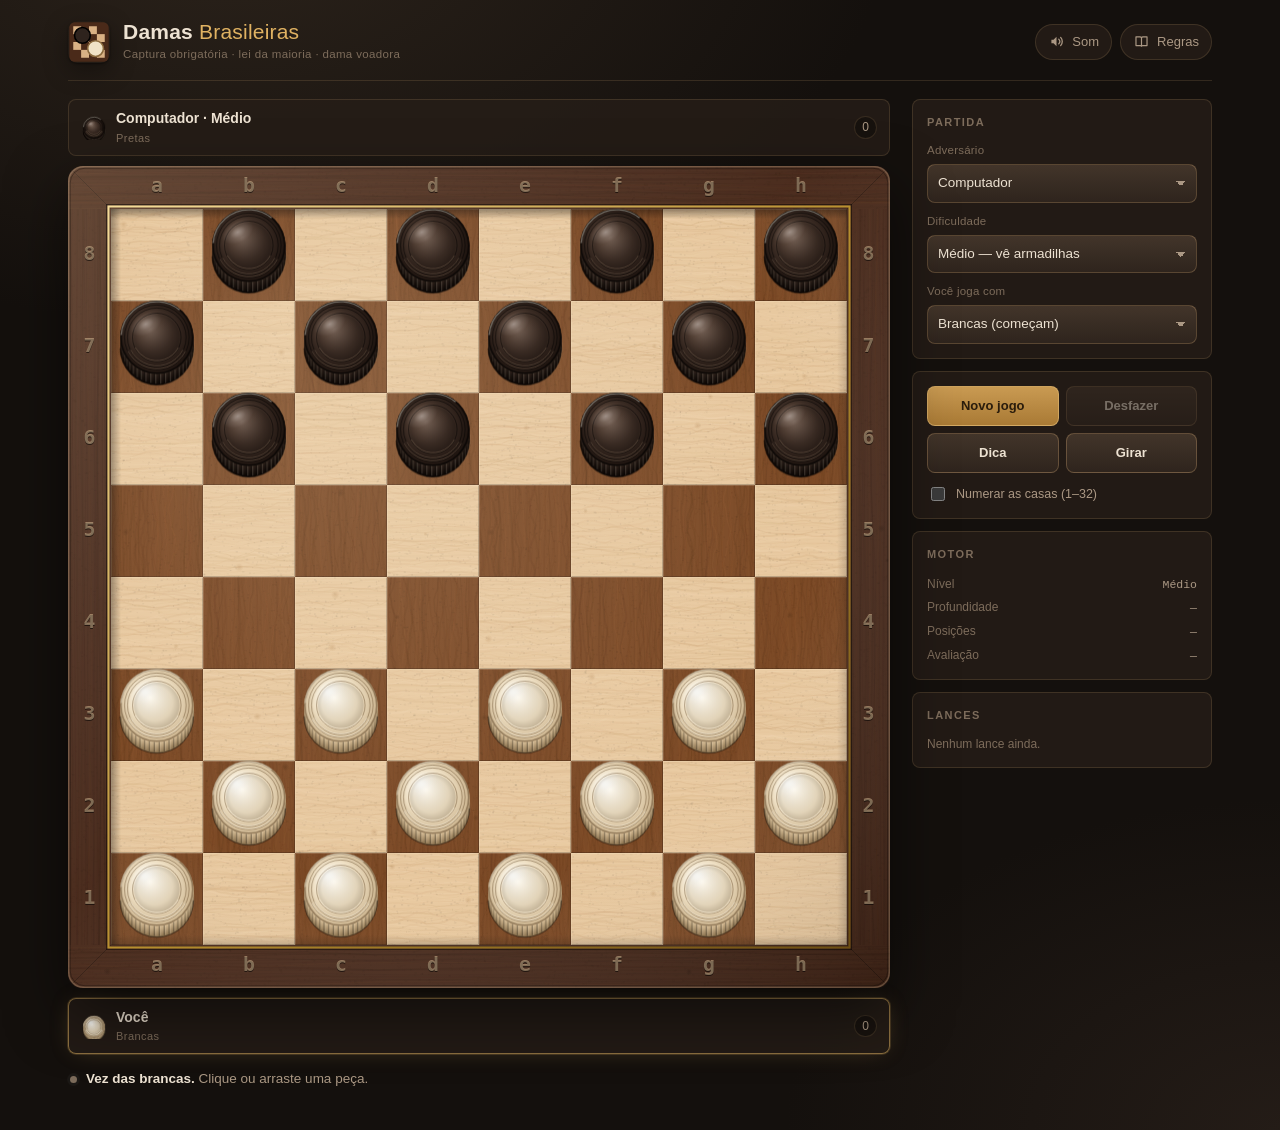
<file: damas/index.html>
<!DOCTYPE html>
<html lang="pt-BR">
<head>
<meta charset="utf-8">
<meta name="viewport" content="width=device-width, initial-scale=1">
<title>Damas Brasileiras — jogue contra o computador</title>
<meta name="description" content="Jogo de damas brasileiras em HTML5 com três níveis de dificuldade, tabuleiro de madeira e peças animadas.">
<link rel="stylesheet" href="styles.css">
</head>
<body>

<div class="app">

  <header class="topbar">
    <div class="brand">
      <svg class="brand-mark" viewBox="0 0 32 32" aria-hidden="true">
        <rect x="1" y="1" width="30" height="30" rx="4" fill="#4a2a19"/>
        <g fill="#d9b184">
          <rect x="4" y="4" width="6" height="6"/><rect x="16" y="4" width="6" height="6"/>
          <rect x="10" y="10" width="6" height="6"/><rect x="22" y="10" width="6" height="6"/>
          <rect x="4" y="16" width="6" height="6"/><rect x="16" y="16" width="6" height="6"/>
          <rect x="10" y="22" width="6" height="6"/><rect x="22" y="22" width="6" height="6"/>
        </g>
        <circle cx="21" cy="21" r="6" fill="#f0e2c6" stroke="#8b6a3d" stroke-width="1.2"/>
        <circle cx="11" cy="11" r="6" fill="#2e231d" stroke="#000" stroke-width="1.2"/>
      </svg>
      <div>
        <h1>Damas <em>Brasileiras</em></h1>
        <p class="tagline">Captura obrigatória · lei da maioria · dama voadora</p>
      </div>
    </div>

    <div class="topbar-actions">
      <button id="btn-sound" class="icon-btn" type="button" title="Ligar/desligar som" aria-pressed="true">
        <svg class="ico" viewBox="0 0 20 20" aria-hidden="true">
          <path d="M4 8h2.5L10 4.5v11L6.5 12H4z" fill="currentColor"/>
          <g class="snd-on" fill="none" stroke="currentColor" stroke-width="1.5" stroke-linecap="round">
            <path d="M12.6 7.2a4 4 0 0 1 0 5.6"/><path d="M14.9 5.2a7 7 0 0 1 0 9.6"/>
          </g>
          <g class="snd-off" fill="none" stroke="currentColor" stroke-width="1.5" stroke-linecap="round">
            <path d="M13 7.5l4 5"/><path d="M17 7.5l-4 5"/>
          </g>
        </svg><span class="lbl">Som</span>
      </button>
      <button id="btn-rules" class="icon-btn" type="button" title="Ver as regras">
        <svg class="ico" viewBox="0 0 20 20" aria-hidden="true">
          <path d="M3.5 4.5h5A2 2 0 0 1 10 6v9.5a2 2 0 0 0-1.5-.7h-5zM16.5 4.5h-5A2 2 0 0 0 10 6v9.5a2 2 0 0 1 1.5-.7h5z"
                fill="none" stroke="currentColor" stroke-width="1.4" stroke-linejoin="round"/>
        </svg><span class="lbl">Regras</span>
      </button>
    </div>
  </header>

  <main class="layout">

    <!-- ------------------------------ tabuleiro ------------------------------ -->
    <section class="board-column">

      <div class="player-card" id="card-top">
        <div class="player-id">
          <canvas class="player-chip" width="26" height="26" aria-hidden="true"></canvas>
          <div>
            <strong class="player-name">Computador</strong>
            <span class="player-sub">Pretas</span>
          </div>
        </div>
        <div class="tray" aria-label="Peças capturadas"></div>
        <div class="player-score"><span class="score-num">0</span></div>
      </div>

      <div class="board-wrap">
        <canvas id="board" role="img" aria-label="Tabuleiro de damas"></canvas>
        <div id="banner" class="banner" hidden>
          <div class="banner-inner">
            <p class="banner-title"></p>
            <p class="banner-sub"></p>
            <button class="btn btn-primary" id="banner-again" type="button">Jogar novamente</button>
          </div>
        </div>
      </div>

      <div class="player-card" id="card-bottom">
        <div class="player-id">
          <canvas class="player-chip" width="26" height="26" aria-hidden="true"></canvas>
          <div>
            <strong class="player-name">Você</strong>
            <span class="player-sub">Brancas</span>
          </div>
        </div>
        <div class="tray" aria-label="Peças capturadas"></div>
        <div class="player-score"><span class="score-num">0</span></div>
      </div>

      <p class="status-line" id="status">
        <span class="dot"></span><span id="status-text">Suas peças são as brancas. Você começa.</span>
      </p>
    </section>

    <!-- -------------------------------- painel ------------------------------- -->
    <aside class="panel">

      <div class="panel-block">
        <h2>Partida</h2>

        <label class="field">
          <span>Adversário</span>
          <select id="sel-mode">
            <option value="ai" selected>Computador</option>
            <option value="2p">2 jogadores (mesmo dispositivo)</option>
          </select>
        </label>

        <label class="field" id="field-level">
          <span>Dificuldade</span>
          <select id="sel-level">
            <option value="facil">Fácil — iniciante</option>
            <option value="medio" selected>Médio — vê armadilhas</option>
            <option value="dificil">Difícil — calcula ~10 lances</option>
          </select>
        </label>

        <label class="field" id="field-side">
          <span>Você joga com</span>
          <select id="sel-side">
            <option value="1" selected>Brancas (começam)</option>
            <option value="2">Pretas</option>
          </select>
        </label>
      </div>

      <div class="panel-block">
        <div class="btn-row">
          <button class="btn btn-primary" id="btn-new" type="button">Novo jogo</button>
          <button class="btn" id="btn-undo" type="button">Desfazer</button>
          <button class="btn" id="btn-hint" type="button">Dica</button>
          <button class="btn" id="btn-flip" type="button">Girar</button>
        </div>
        <label class="check">
          <input type="checkbox" id="chk-numbers"> <span>Numerar as casas (1–32)</span>
        </label>
      </div>

      <div class="panel-block engine-block">
        <h2>Motor</h2>
        <dl class="engine-stats">
          <div><dt>Nível</dt><dd id="eng-level">Médio</dd></div>
          <div><dt>Profundidade</dt><dd id="eng-depth">—</dd></div>
          <div><dt>Posições</dt><dd id="eng-nodes">—</dd></div>
          <div><dt>Avaliação</dt><dd id="eng-score">—</dd></div>
        </dl>
      </div>

      <div class="panel-block moves-block">
        <h2>Lances</h2>
        <div class="moves-scroll">
          <table class="moves" id="moves">
            <tbody></tbody>
          </table>
          <p class="moves-empty" id="moves-empty">Nenhum lance ainda.</p>
        </div>
      </div>

    </aside>
  </main>
</div>

<!-- --------------------------------- regras --------------------------------- -->
<div class="modal" id="modal-rules" hidden>
  <div class="modal-backdrop" data-close></div>
  <div class="modal-box" role="dialog" aria-modal="true" aria-labelledby="rules-title">
    <header>
      <h2 id="rules-title">Regras das damas brasileiras</h2>
      <button class="icon-btn" type="button" data-close aria-label="Fechar">✕</button>
    </header>
    <div class="modal-body">
      <h3>Tabuleiro e peças</h3>
      <ul>
        <li>Tabuleiro de 8×8; joga-se somente nas casas escuras.</li>
        <li>Cada jogador começa com 12 pedras. As brancas jogam primeiro.</li>
      </ul>

      <h3>Movimento</h3>
      <ul>
        <li>A <strong>pedra</strong> anda uma casa por vez, na diagonal, sempre para frente.</li>
        <li>A <strong>dama</strong> anda quantas casas quiser, nas quatro diagonais.</li>
      </ul>

      <h3>Captura</h3>
      <ul>
        <li>A captura é <strong>obrigatória</strong>.</li>
        <li>A pedra captura para frente <em>e para trás</em>, saltando a peça adversária
            e caindo na casa imediatamente seguinte, que deve estar vazia.</li>
        <li>A dama captura à distância: salta a peça adversária e pode parar em
            qualquer casa vazia depois dela, na mesma diagonal.</li>
        <li>Se após capturar existir nova captura com a mesma peça, ela
            <strong>deve continuar</strong> na mesma jogada.</li>
        <li><strong>Lei da maioria:</strong> havendo mais de uma sequência possível, é
            obrigatório escolher a que captura o maior número de peças.</li>
        <li>As peças capturadas só saem do tabuleiro no fim do lance: elas bloqueiam
            o caminho e não podem ser saltadas duas vezes.</li>
      </ul>

      <h3>Promoção</h3>
      <ul>
        <li>A pedra vira dama ao <strong>terminar</strong> o lance na última fileira.</li>
        <li>Se durante uma sequência de capturas a pedra apenas passar pela última
            fileira e continuar capturando, ela <strong>não</strong> é promovida.</li>
      </ul>

      <h3>Fim de jogo</h3>
      <ul>
        <li>Perde quem ficar sem peças ou sem lances possíveis.</li>
        <li>Empate por repetição de posição ou por 20 lances de damas sem captura
            e sem movimento de pedra.</li>
      </ul>

      <h3>Como jogar aqui</h3>
      <ul>
        <li>Clique na peça e depois na casa de destino — ou arraste a peça.</li>
        <li>Nas capturas múltiplas com mais de um caminho, escolha as casas de
            pouso uma a uma; use o botão direito ou <kbd>Esc</kbd> para recomeçar a jogada.</li>
        <li><kbd>Ctrl</kbd>+<kbd>Z</kbd> desfaz, <kbd>H</kbd> pede dica.</li>
      </ul>
    </div>
  </div>
</div>

<script src="rules.js"></script>
<script src="ai.js"></script>
<script src="render.js"></script>
<script src="game.js"></script>
</body>
</html>
</file>
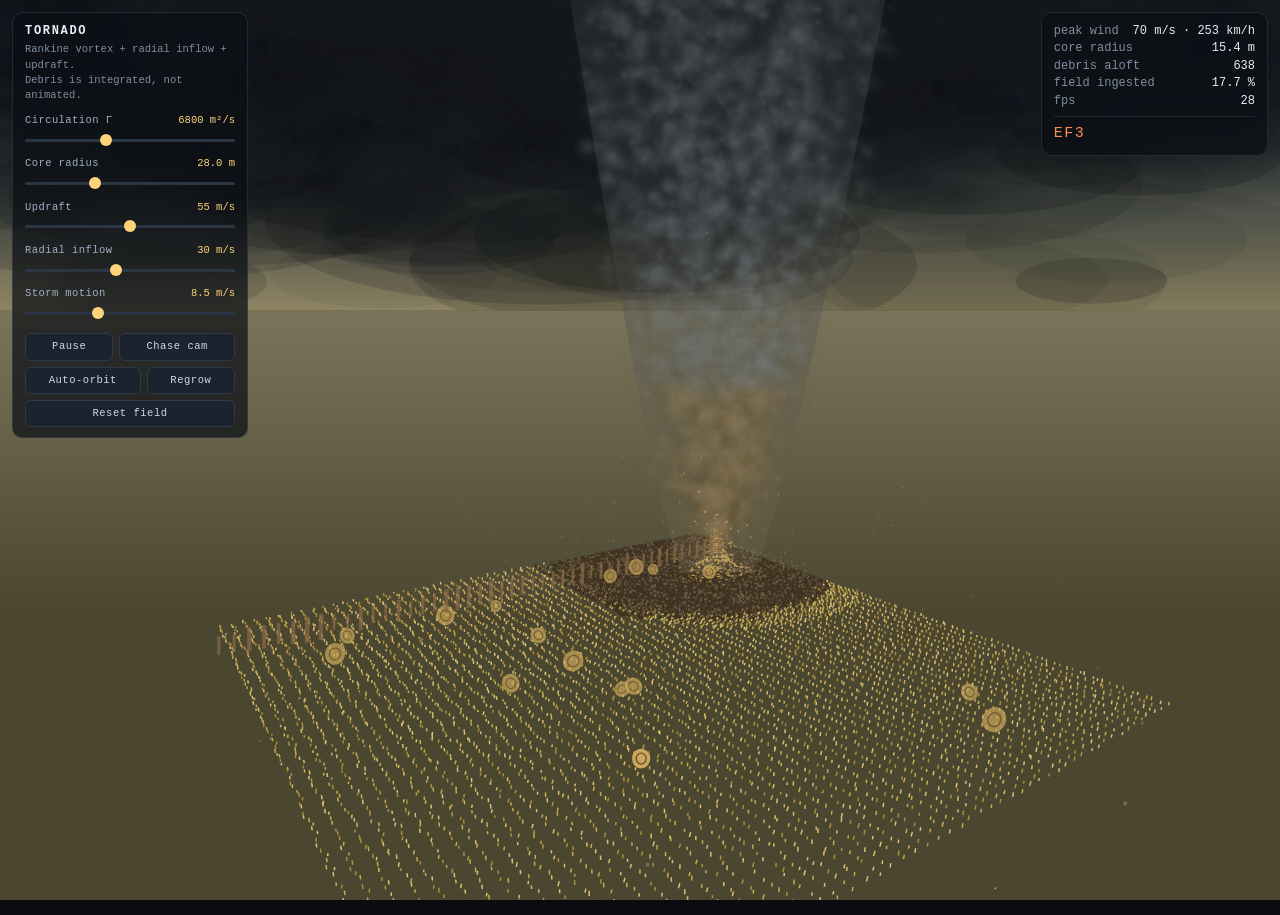
<file: tornado/index.html>
<!DOCTYPE html>
<html lang="en">
<head>
<meta charset="utf-8">
<meta name="viewport" content="width=device-width, initial-scale=1">
<title>Tornado — vortex ingesting a field</title>
<style>
  :root { color-scheme: dark; }
  * { box-sizing: border-box; }
  html, body { margin: 0; height: 100%; overflow: hidden; background: #0a0c10; }
  body { font: 12px/1.45 ui-monospace, "SF Mono", Menlo, Consolas, monospace; color: #cfd8e3; }
  #view { display: block; width: 100vw; height: 100vh; cursor: grab; }
  #view.dragging { cursor: grabbing; }

  .panel {
    position: fixed; backdrop-filter: blur(8px);
    background: rgba(12, 16, 22, 0.72);
    border: 1px solid rgba(140, 170, 200, 0.16);
    border-radius: 10px; padding: 10px 12px;
  }
  #ui { top: 12px; left: 12px; width: 236px; }
  #ui h1 { margin: 0 0 2px; font-size: 12px; letter-spacing: .14em; text-transform: uppercase; color: #eaf0f7; }
  #ui .sub { margin: 0 0 10px; color: #7e8ea1; font-size: 10.5px; }
  .row { display: grid; grid-template-columns: 1fr auto; align-items: center; gap: 4px; margin-top: 8px; }
  .row label { color: #9fb0c4; font-size: 10.5px; letter-spacing: .04em; }
  .row .val { color: #ffd479; font-variant-numeric: tabular-nums; font-size: 10.5px; }
  input[type=range] { grid-column: 1 / -1; width: 100%; height: 16px; margin: 0; -webkit-appearance: none; appearance: none; background: none; }
  input[type=range]::-webkit-slider-runnable-track { height: 3px; background: #2b3644; border-radius: 2px; }
  input[type=range]::-webkit-slider-thumb { -webkit-appearance: none; width: 12px; height: 12px; margin-top: -5px; border-radius: 50%; background: #ffd479; border: none; }
  input[type=range]::-moz-range-track { height: 3px; background: #2b3644; border-radius: 2px; }
  input[type=range]::-moz-range-thumb { width: 12px; height: 12px; border: none; border-radius: 50%; background: #ffd479; }

  .btns { display: flex; flex-wrap: wrap; gap: 6px; margin-top: 12px; }
  button {
    flex: 1 1 auto; padding: 5px 8px; font: inherit; font-size: 10.5px; letter-spacing: .05em;
    color: #cfd8e3; background: #1b232e; border: 1px solid #2e3a49; border-radius: 6px; cursor: pointer;
  }
  button:hover { background: #24303e; color: #fff; }
  button.on { background: #3a2f16; border-color: #6b5520; color: #ffd479; }

  #hud { top: 12px; right: 12px; min-width: 190px; }
  #hud .line { display: flex; justify-content: space-between; gap: 14px; }
  #hud .line span:first-child { color: #7e8ea1; }
  #hud .line span:last-child { color: #e6edf5; font-variant-numeric: tabular-nums; }
  #hud .ef { margin-top: 6px; padding-top: 6px; border-top: 1px solid rgba(140,170,200,.14); font-size: 15px; letter-spacing: .1em; color: #ff8a5c; }
  #hint { bottom: 12px; left: 12px; color: #6b7a8d; font-size: 10.5px; }
  #hint b { color: #9fb0c4; font-weight: 500; }
</style>
</head>
<body>
<canvas id="view"></canvas>

<div id="ui" class="panel">
  <h1>Tornado</h1>
  <p class="sub">Rankine vortex + radial inflow + updraft.<br>Debris is integrated, not animated.</p>

  <div class="row"><label>Circulation &Gamma;</label><span class="val" id="vGamma"></span>
    <input type="range" id="sGamma" min="1200" max="16000" step="100"></div>
  <div class="row"><label>Core radius</label><span class="val" id="vCore"></span>
    <input type="range" id="sCore" min="8" max="70" step="1"></div>
  <div class="row"><label>Updraft</label><span class="val" id="vUp"></span>
    <input type="range" id="sUp" min="0" max="110" step="1"></div>
  <div class="row"><label>Radial inflow</label><span class="val" id="vIn"></span>
    <input type="range" id="sIn" min="0" max="70" step="1"></div>
  <div class="row"><label>Storm motion</label><span class="val" id="vStorm"></span>
    <input type="range" id="sStorm" min="0" max="25" step="0.5"></div>

  <div class="btns">
    <button id="bPause">Pause</button>
    <button id="bChase">Chase cam</button>
    <button id="bSpin">Auto-orbit</button>
    <button id="bRegrow">Regrow</button>
    <button id="bReset">Reset field</button>
  </div>
</div>

<div id="hud" class="panel">
  <div class="line"><span>peak wind</span><span id="hWind">—</span></div>
  <div class="line"><span>core radius</span><span id="hCore">—</span></div>
  <div class="line"><span>debris aloft</span><span id="hAloft">—</span></div>
  <div class="line"><span>field ingested</span><span id="hField">—</span></div>
  <div class="line"><span>fps</span><span id="hFps">—</span></div>
  <div class="ef" id="hEF">EF—</div>
</div>

<div id="hint"><b>drag</b> orbit &nbsp; <b>wheel</b> zoom &nbsp; <b>space</b> pause &nbsp; <b>C</b> chase &nbsp; <b>R</b> reset</div>

<script>
"use strict";
/* ------------------------------------------------------------------ *
 *  Tornado: a wind field with real structure, and passive matter
 *  integrated inside it.
 *
 *  Wind model (cylindrical, axis vertical, moving with the storm):
 *    tangential  Rankine vortex   v0 = G/(2*pi*rc) * (r/rc)  for r<rc
 *                                 v0 = G/(2*pi*r)            for r>=rc
 *    radial      frictional inflow layer, peaks at r=rc, decays with z
 *    vertical    updraft concentrated in the core, ramping with height
 *                plus a weak downdraft in the surrounding annulus (RFD)
 *    surface     no-slip damping of horizontal wind near z=0
 *
 *  Debris model: quadratic aerodynamic drag with a per-object
 *  ballistic coefficient k = 0.5*Cd*rho*A/m [1/m], gravity, and
 *  inelastic ground contact with friction. Straw (large A/m) is ripped
 *  up and spirals to the cloud base; planks tumble; stones barely
 *  move. Nothing is scripted -- the funnel shape you see in the debris
 *  is the solution of the flow.
 * ------------------------------------------------------------------ */

const TAU = Math.PI * 2;
const G_ACC = 9.81;              // m/s^2
const clamp = (v, a, b) => v < a ? a : v > b ? b : v;
const rand = (a, b) => a + Math.random() * (b - a);

/* ------------------------------- canvas ------------------------------- */
const cv = document.getElementById("view");
const ctx = cv.getContext("2d", { alpha: false });
let W = 0, H = 0, DPR = 1, focal = 1;

/* The funnel is thousands of large, soft, low-alpha sprites: pure fill
   rate. It is rendered into a half-resolution layer and upscaled --
   invisible for something that soft, 4x cheaper. */
const FOGS = 0.5;
const fogC = document.createElement("canvas");
const fogX = fogC.getContext("2d");
let fw = 1, fh = 1;

function resize() {
  DPR = Math.min(devicePixelRatio || 1, 2);
  W = cv.clientWidth; H = cv.clientHeight;
  cv.width = Math.round(W * DPR); cv.height = Math.round(H * DPR);
  ctx.setTransform(DPR, 0, 0, DPR, 0, 0);
  fw = Math.max(1, Math.round(W * FOGS)); fh = Math.max(1, Math.round(H * FOGS));
  fogC.width = fw; fogC.height = fh;
  focal = (0.5 * H) / Math.tan((58 * Math.PI / 180) / 2);
  buildSky();
}
addEventListener("resize", resize);

/* ------------------------------ parameters ---------------------------- */
const P = {
  gamma:  6800,   // circulation [m^2/s]
  coreR:  28,     // reference core radius [m]
  updraft: 55,    // peak vertical velocity [m/s]
  inflow:  30,    // peak radial inflow [m/s]
  storm:   8.5,   // translation speed [m/s]
  topH:   340,    // cloud base height [m]
  inflowH: 34,    // depth of the frictional inflow layer [m]
};

const FIELD = 150;                     // field half-width [m]
const UPROOT = 13;                     // wind at stalk height that lodges the crop [m/s]
let cx = -110, cz = -80;               // vortex axis position
let heading = 0.62;                    // storm motion direction [rad]

/* --------------------------- the wind field --------------------------- */
// Core radius grows with height: tight, violent near the surface.
function coreAt(y) {
  const t = clamp(y / P.topH, 0, 1);
  return P.coreR * (0.55 + 1.75 * Math.pow(t, 0.8));
}

const wind = { x: 0, y: 0, z: 0 };
function windAt(x, y, z) {
  const dx = x - cx, dz = z - cz;
  const r = Math.hypot(dx, dz) || 1e-4;
  const rc = coreAt(y);

  // tangential (cyclonic, counter-clockwise seen from above)
  const vt = r < rc ? (P.gamma / (TAU * rc)) * (r / rc) : P.gamma / (TAU * r);

  // radial inflow: strongest in the surface friction layer, peaks near r=rc
  const vr = -P.inflow * (2 * r * rc / (r * r + rc * rc)) * Math.exp(-y / P.inflowH);

  // updraft in the core + weak compensating downdraft in the annulus
  const s = r / rc;
  let vy = P.updraft * Math.exp(-s * s * 0.7) * (0.3 + 0.7 * clamp(y / (0.3 * P.topH), 0, 1));
  vy -= 0.12 * P.updraft * Math.exp(-Math.pow(s - 2.6, 2) * 0.9);

  // no-slip: horizontal wind falls off towards the ground
  const slip = 0.12 + 0.88 * (1 - Math.exp(-y / 0.8));
  const ux = (-dz / r) * vt + (dx / r) * vr;
  const uz = ( dx / r) * vt + (dz / r) * vr;

  // storm translation is part of the ground-relative wind
  wind.x = ux * slip + P.storm * Math.sin(heading) * slip * 0.55;
  wind.z = uz * slip + P.storm * Math.cos(heading) * slip * 0.55;
  wind.y = vy;
  return wind;
}
const peakWind = () => P.gamma / (TAU * coreAt(0));   // max tangential at the surface

/* -------------------------------- camera ------------------------------ */
const cam = {
  yaw: 0.6, pitch: 0.17, dist: 340,
  tx: 0, ty: 95, tz: 0,             // look-at target
  chase: false, spin: false,
  px: 0, py: 0, pz: 0,
  rx: 1, ry: 0, rz: 0,              // right
  ux: 0, uy: 1, uz: 0,              // up
  fx: 0, fy: 0, fz: 1,              // forward
};

function updateCamera(dt) {
  if (cam.spin) cam.yaw += dt * 0.12;
  const wantX = cam.chase ? cx : 0;
  const wantZ = cam.chase ? cz : 0;
  const wantY = cam.chase ? 110 : 95;
  const lerp = 1 - Math.exp(-dt * 1.6);
  cam.tx += (wantX - cam.tx) * lerp;
  cam.tz += (wantZ - cam.tz) * lerp;
  cam.ty += (wantY - cam.ty) * lerp;

  const cp = Math.cos(cam.pitch), sp = Math.sin(cam.pitch);
  cam.px = cam.tx + cam.dist * cp * Math.sin(cam.yaw);
  cam.py = Math.max(3, cam.ty + cam.dist * sp);
  cam.pz = cam.tz + cam.dist * cp * Math.cos(cam.yaw);

  let fx = cam.tx - cam.px, fy = cam.ty - cam.py, fz = cam.tz - cam.pz;
  let l = Math.hypot(fx, fy, fz) || 1; fx /= l; fy /= l; fz /= l;
  cam.fx = fx; cam.fy = fy; cam.fz = fz;
  // right = normalize(worldUp x forward)   (worldUp = +Y, so no roll)
  let rx = fz, ry = 0, rz = -fx;
  l = Math.hypot(rx, rz) || 1; rx /= l; rz /= l;
  cam.rx = rx; cam.ry = ry; cam.rz = rz;
  // up = forward x right
  cam.ux = fy * rz - fz * ry;
  cam.uy = fz * rx - fx * rz;
  cam.uz = fx * ry - fy * rx;
}

// projection scratch
let sx = 0, sy = 0, sz = 0;
function project(x, y, z) {
  const dx = x - cam.px, dy = y - cam.py, dz = z - cam.pz;
  sz = dx * cam.fx + dy * cam.fy + dz * cam.fz;
  if (sz < 0.6) return false;
  const inv = focal / sz;
  sx = W * 0.5 + (dx * cam.rx + dz * cam.rz) * inv;
  sy = H * 0.5 - (dx * cam.ux + dy * cam.uy + dz * cam.uz) * inv;
  return true;
}
// The horizon of the ground plane is a horizontal screen line (no roll).
function horizonY() {
  const hl = Math.hypot(cam.fx, cam.fz);
  if (hl < 1e-3) return H * 2;
  const hx = cam.fx / hl, hz = cam.fz / hl;
  const num = hx * cam.ux + hz * cam.uz;
  const den = hx * cam.fx + hz * cam.fz;
  if (den < 1e-3) return H * 2;
  return H * 0.5 - focal * (num / den);
}

/* --------------------------- the field of wheat ------------------------ */
const GN = 112, GS = (FIELD * 2) / GN;
const TN = GN * GN;
const tx = new Float32Array(TN), tz = new Float32Array(TN);
const tState = new Uint8Array(TN);      // 1 = standing, 0 = torn out
const tH = new Float32Array(TN);        // stalk height [m]
const tHue = new Uint8Array(TN);        // 0..2 colour variant
let torn = 0;

function buildField() {
  torn = 0;
  for (let j = 0, i = 0; j < GN; j++) {
    for (let k = 0; k < GN; k++, i++) {
      tx[i] = -FIELD + (k + 0.5) * GS + rand(-GS * 0.35, GS * 0.35);
      tz[i] = -FIELD + (j + 0.5) * GS + rand(-GS * 0.35, GS * 0.35);
      tState[i] = 1;
      tH[i] = rand(1.15, 1.9);
      tHue[i] = (Math.random() * 3) | 0;
    }
  }
}

/* ------------------------------- debris ------------------------------- */
/* type: 0 straw  1 dust/soil  2 plank  3 stone  4 hay bale
   k = 0.5*Cd*rho*A/m  [1/m] -- the whole aerodynamic character of an
   object in one number. Straw: huge. Stone: nearly nil.            */
const TYPE = [
  { k: 2.60,  size: 0.55, col: "#e0bb63", drawn: "streak" },  // straw
  { k: 7.00,  size: 0.30, col: "#9d8a72", drawn: "dust"   },  // soil
  { k: 0.11,  size: 2.10, col: "#8a6a49", drawn: "plank"  },  // fence plank
  { k: 0.02,  size: 0.45, col: "#6d6f74", drawn: "streak" },  // stone
  { k: 0.055, size: 2.70, col: "#c9a75c", drawn: "bale"   },  // hay bale
];

const NP = 7200;
const RESERVED = 80;              // low slots belong to the big props
const px = new Float32Array(NP), py = new Float32Array(NP), pz = new Float32Array(NP);
const vx = new Float32Array(NP), vy = new Float32Array(NP), vz = new Float32Array(NP);
const pk = new Float32Array(NP), ps = new Float32Array(NP);
const pt = new Uint8Array(NP), pAlive = new Uint8Array(NP), pRest = new Uint8Array(NP);
const pRot = new Float32Array(NP), pSpin = new Float32Array(NP), pAge = new Float32Array(NP);
let head = RESERVED, alive = 0, aloft = 0, bigCount = 0;

function spawn(x, y, z, type, vX, vY, vZ) {
  // ring buffer over the non-reserved slots; prefer matter already at rest
  let i = -1;
  const span = NP - RESERVED;
  for (let tries = 0; tries < 32; tries++) {
    const c = RESERVED + ((head - RESERVED + tries) % span);
    if (!pAlive[c] || pRest[c]) { i = c; head = RESERVED + ((c - RESERVED + 1) % span); break; }
  }
  if (i < 0) { i = head; head = RESERVED + ((head - RESERVED + 1) % span); }
  return init(i, x, y, z, type, vX, vY, vZ);
}
function spawnBig(x, y, z, type) {
  const i = bigCount++ % RESERVED;
  const p = init(i, x, y, z, type, 0, 0, 0);
  pRest[p] = 1; pSpin[p] = 0;
  return p;
}
function init(i, x, y, z, type, vX, vY, vZ) {
  if (!pAlive[i]) alive++;
  const T = TYPE[type];
  px[i] = x; py[i] = y; pz[i] = z;
  vx[i] = vX; vy[i] = vY; vz[i] = vZ;
  pt[i] = type; pAlive[i] = 1; pRest[i] = 0; pAge[i] = 0;
  pk[i] = T.k * rand(0.7, 1.35);
  ps[i] = T.size * rand(0.7, 1.3);
  pRot[i] = rand(0, TAU); pSpin[i] = rand(-6, 6);
  return i;
}

/* big props seeded on the field: hay bales and a fence line */
function seedObjects() {
  bigCount = 0;
  for (let i = 0; i < 16; i++)
    spawnBig(rand(-FIELD * .9, FIELD * .9), 1.3, rand(-FIELD * .9, FIELD * .9), 4);
  for (let i = 0; i < 48; i++) {
    const p = spawnBig(-FIELD + (i / 47) * FIELD * 2, 1.0, -FIELD * 0.82, 2);
    pRot[p] = Math.PI * 0.5;
  }
}

function resetAll() {
  pAlive.fill(0); pRest.fill(0); alive = 0; head = RESERVED;
  cx = -FIELD * 0.75; cz = -FIELD * 0.55; heading = 0.62;
  buildField(); seedObjects();
}

/* ------------------------- funnel condensation ------------------------ */
/* Massless tracers: v = u exactly, so what you see is the flow itself. */
const NT = 2300;
const trx = new Float32Array(NT), tryy = new Float32Array(NT), trz = new Float32Array(NT);
const trl = new Float32Array(NT), trv = new Float32Array(NT);
function seedTracer(i) {
  const y = Math.pow(Math.random(), 0.8) * P.topH;
  const rc = coreAt(y);
  const a = rand(0, TAU), r = rc * rand(0.35, 1.5);
  trx[i] = cx + Math.cos(a) * r; tryy[i] = y; trz[i] = cz + Math.sin(a) * r;
  trl[i] = rand(3, 13);            // puff radius [m]
  trv[i] = rand(0.55, 1.25);       // opacity variation -> striations
}
for (let i = 0; i < NT; i++) seedTracer(i);

/* --------------------------------- physics ---------------------------- */
function step(dt) {
  // storm translation, with a slowly wandering track so it sweeps the field
  heading += Math.sin(time * 0.21) * 0.12 * dt;
  cx += P.storm * Math.sin(heading) * dt;
  cz += P.storm * Math.cos(heading) * dt;
  const lim = FIELD * 1.35;
  if (Math.abs(cx) > lim || Math.abs(cz) > lim) {   // re-enter from another edge
    cx = -Math.sign(cx || 1) * FIELD * 0.95;
    cz = rand(-FIELD * 0.9, FIELD * 0.9);
    heading = Math.atan2(-cx, -cz) + rand(-0.4, 0.4);
  }

  /* --- uproot the crop wherever the surface wind exceeds its hold ---
     Only the cells that could possibly be over threshold are visited:
     outside r = 0.9*G/(2*pi*Uproot) the tangential wind is too weak.  */
  const rMax = Math.max(0.9 * P.gamma / (TAU * UPROOT), coreAt(0) * 3) + GS;
  const k0 = clamp(Math.floor((cx - rMax + FIELD) / GS) - 1, 0, GN - 1);
  const k1 = clamp(Math.ceil ((cx + rMax + FIELD) / GS) + 1, 0, GN - 1);
  const j0 = clamp(Math.floor((cz - rMax + FIELD) / GS) - 1, 0, GN - 1);
  const j1 = clamp(Math.ceil ((cz + rMax + FIELD) / GS) + 1, 0, GN - 1);
  for (let j = j0; j <= j1; j++) {
    for (let k = k0, i = j * GN + k0; k <= k1; k++, i++) {
      if (!tState[i]) continue;
      const u = windAt(tx[i], tH[i] * 0.7, tz[i]);
      const sp = Math.hypot(u.x, u.z);
      if (sp <= UPROOT) continue;
      tState[i] = 0; torn++;
      const n = 1 + (Math.random() < 0.5 ? 1 : 0);
      for (let q = 0; q < n; q++)
        spawn(tx[i] + rand(-.4, .4), tH[i] * rand(.3, 1), tz[i] + rand(-.4, .4), 0,
              u.x * 0.55 + rand(-2, 2), rand(0.5, 4), u.z * 0.55 + rand(-2, 2));
      if (Math.random() < 0.35)
        spawn(tx[i], 0.25, tz[i], 1, u.x * 0.6, rand(0, 2), u.z * 0.6);
    }
  }

  /* --- soil lofted from the surface inside the debris cloud --- */
  const rc0 = coreAt(0);
  for (let i = 0; i < 9; i++) {
    const a = rand(0, TAU), r = rc0 * rand(0.4, 3.4);
    spawn(cx + Math.cos(a) * r, rand(0.05, 1.2), cz + Math.sin(a) * r, 1, 0, rand(0, 3), 0);
  }

  /* --- integrate every piece of matter --- */
  aloft = 0;
  for (let i = 0; i < NP; i++) {
    if (!pAlive[i]) continue;
    pAge[i] += dt;

    if (pRest[i]) {
      // resting: only wake up if the wind can actually move it
      if ((i & 7) === (frameCount & 7)) {
        const u = windAt(px[i], Math.max(0.4, ps[i] * 0.5), pz[i]);
        const sp = Math.hypot(u.x, u.y, u.z);
        // drag force per mass vs. weight -> threshold for motion
        if (pk[i] * sp * sp > G_ACC * 0.55) pRest[i] = 0;
      }
      continue;
    }

    const u = windAt(px[i], py[i], pz[i]);
    const rx = u.x - vx[i], ry = u.y - vy[i], rz = u.z - vz[i];
    const rel = Math.hypot(rx, ry, rz);
    // quadratic drag, integrated exponentially -> unconditionally stable
    const a = 1 - Math.exp(-pk[i] * rel * dt);
    vx[i] += rx * a; vy[i] += ry * a; vz[i] += rz * a;
    vy[i] -= G_ACC * dt;

    px[i] += vx[i] * dt; py[i] += vy[i] * dt; pz[i] += vz[i] * dt;
    pRot[i] += pSpin[i] * dt;
    pSpin[i] += (Math.hypot(rx, rz) * 0.02 - pSpin[i] * 0.3) * dt;

    if (py[i] > 1.0) aloft++;

    if (py[i] <= 0) {                       // ground contact
      py[i] = 0;
      if (vy[i] < 0) vy[i] *= -0.22;
      const mu = pt[i] === 0 ? 0.55 : pt[i] === 1 ? 0.4 : 0.82;
      vx[i] *= 1 - mu; vz[i] *= 1 - mu;
      const sp = Math.hypot(vx[i], vy[i], vz[i]);
      if (sp < 0.7) { pRest[i] = 1; vx[i] = vy[i] = vz[i] = 0; pSpin[i] = 0; }
    }
    // retire matter that left the scene or reached the cloud base
    if (py[i] > P.topH * 1.02 || Math.abs(px[i]) > FIELD * 3 || Math.abs(pz[i]) > FIELD * 3 ||
        (pt[i] === 1 && pAge[i] > 26)) { pAlive[i] = 0; alive--; }
  }

  /* --- funnel tracers ride the flow exactly --- */
  for (let i = 0; i < NT; i++) {
    const u = windAt(trx[i], tryy[i], trz[i]);
    trx[i] += u.x * dt; tryy[i] += u.y * dt; trz[i] += u.z * dt;
    const r = Math.hypot(trx[i] - cx, trz[i] - cz);
    if (tryy[i] > P.topH || tryy[i] < 0 || r > coreAt(tryy[i]) * 2.8) seedTracer(i);
  }

  if (regrow) {
    for (let n = 0; n < 26; n++) {
      const i = (Math.random() * TN) | 0;
      if (!tState[i] && Math.hypot(tx[i] - cx, tz[i] - cz) > 130) { tState[i] = 1; torn--; }
    }
  }
}

/* -------------------------------- sprites ----------------------------- */
function makePuff(rgb) {
  const s = 64, c = document.createElement("canvas");
  c.width = c.height = s;
  const g = c.getContext("2d");
  const grd = g.createRadialGradient(s / 2, s / 2, 0, s / 2, s / 2, s / 2);
  grd.addColorStop(0, `rgba(${rgb},0.95)`);
  grd.addColorStop(0.45, `rgba(${rgb},0.28)`);
  grd.addColorStop(1, `rgba(${rgb},0)`);
  g.fillStyle = grd; g.fillRect(0, 0, s, s);
  return c;
}
const puffGrey = makePuff("134,140,147");   // condensation
const puffDust = makePuff("158,138,106");   // lofted soil
const puffDark = makePuff("26,29,34");      // cloud base

/* The backdrop -- sky gradient, overcast deck, bare ground, horizon haze
   -- is several full-screen alpha fills. It only depends on the horizon
   height, so it is baked once and re-baked when the camera pitches. */
const bdC = document.createElement("canvas");
const bdX = bdC.getContext("2d");
let bdY = -1e9;
const cloudSeed = [];
for (let i = 0; i < 90; i++)
  cloudSeed.push({ x: Math.random(), y: Math.random(), r: rand(0.05, 0.22), a: rand(0.05, 0.2) });

function buildSky() {
  bdC.width = Math.round(W * DPR); bdC.height = Math.round(H * DPR); bdY = -1e9;
  cropC.width = bdC.width; cropC.height = bdC.height; cropCamKey = "";
}

function bakeBackdrop(yH) {
  bdY = yH;
  const g = bdX;
  g.setTransform(DPR, 0, 0, DPR, 0, 0);
  g.clearRect(0, 0, W, H);
  const hz = clamp(yH, H * 0.06, H * 0.98);

  const sky = g.createLinearGradient(0, 0, 0, hz);
  sky.addColorStop(0.00, "#10141b");
  sky.addColorStop(0.34, "#272d35");
  sky.addColorStop(0.68, "#55584e");
  sky.addColorStop(1.00, "#8d8462");
  g.fillStyle = sky; g.fillRect(0, 0, W, hz + 1);

  for (const c of cloudSeed) {                       // overcast deck
    g.fillStyle = `rgba(13,16,21,${c.a})`;
    g.beginPath(); g.ellipse(c.x * W, c.y * hz * 0.92, c.r * W, c.r * W * 0.3, 0, 0, TAU); g.fill();
  }

  if (hz < H) {                                      // bare soil under the crop
    g.fillStyle = "#4a4630"; g.fillRect(0, hz, W, H - hz);
    const haze = g.createLinearGradient(0, hz, 0, Math.min(H, hz + H * 0.34));
    haze.addColorStop(0, "rgba(126,120,94,0.92)");
    haze.addColorStop(1, "rgba(126,120,94,0)");
    g.fillStyle = haze; g.fillRect(0, hz, W, H - hz);
  }
}

/* -------------------------------- drawing ----------------------------- */
function draw() {
  const yH = horizonY();
  if (Math.abs(yH - bdY) > 4) bakeBackdrop(yH);
  ctx.save();
  ctx.setTransform(1, 0, 0, 1, 0, 0);
  ctx.drawImage(bdC, 0, 0);                          // 1:1 copy, no filtering
  ctx.restore();

  drawCrop();
  drawCeiling();
  drawWallCloud();
  drawFunnel();
  drawTracers();
  drawDebris();
}

const CROP_COL = ["#c9ab52", "#dcc072", "#ac8f3c"];
/* Twelve thousand stalks are too many to stroke every frame. Only the
   ones close to the vortex -- the ones actually whipping around and
   being torn out -- are live. The rest are baked into a cached layer
   that is refreshed a few times a second, or whenever the camera moves. */
const LIVE_R = 85, LIVE_R2 = LIVE_R * LIVE_R;
const cropC = document.createElement("canvas");
const cropX = cropC.getContext("2d");
let cropBakeT = -1e9, cropCamKey = "", cropVx = 1e9, cropVz = 1e9;

function emitCrop(g, near, stride) {
  const paths = [new Path2D(), new Path2D(), new Path2D()];
  const scar = new Path2D();
  const ax = Math.sin(heading), az = Math.cos(heading);
  const swayA = 0.10 + 0.05 * Math.sin(time * 1.7);

  for (let i = 0; i < TN; i += 1) {
    const x = tx[i], z = tz[i];
    const dx = x - cx, dz = z - cz;
    const isNear = dx * dx + dz * dz < LIVE_R2;
    if (isNear !== near) continue;
    if (!near && stride > 1 && (i % stride)) continue;
    if (!project(x, 0, z)) continue;
    const bx = sx, by = sy;
    if (bx < -30 || bx > W + 30 || by < -30 || by > H + 30) continue;
    if (!tState[i]) {                              // stripped ground
      scar.moveTo(bx - 1.7, by); scar.lineTo(bx + 1.7, by);
      continue;
    }
    const h = tH[i];
    let dirx, dirz, bend;
    if (isNear || i % 3 === 0) {                   // real wind where it matters
      const u = windAt(x, h * 0.9, z);
      const sp = Math.hypot(u.x, u.z) || 1e-3;
      dirx = u.x / sp; dirz = u.z / sp;
      bend = clamp(sp / 20, 0, 0.9);               // stalks lay over into the wind
    } else {
      dirx = ax; dirz = az; bend = swayA;          // ambient sway
    }
    if (!project(x + dirx * h * bend, h * (1 - bend * 0.5), z + dirz * h * bend)) continue;
    const p = paths[tHue[i]];
    p.moveTo(bx, by); p.lineTo(sx, sy);
  }
  g.lineCap = "butt";
  g.lineWidth = 3.2; g.strokeStyle = "rgba(63,48,31,0.9)"; g.stroke(scar);
  g.lineWidth = 1.5;
  for (let h = 0; h < 3; h++) { g.strokeStyle = CROP_COL[h]; g.stroke(paths[h]); }
}

function camKey() {
  return (cam.yaw.toFixed(3) + "|" + cam.pitch.toFixed(3) + "|" + cam.dist.toFixed(1) + "|" +
          cam.tx.toFixed(1) + "|" + cam.ty.toFixed(1) + "|" + cam.tz.toFixed(1));
}

function drawCrop() {
  const key = camKey();
  const moving = key !== cropCamKey;
  const stale = time - cropBakeT > 0.3 ||
                Math.abs(cx - cropVx) > 10 || Math.abs(cz - cropVz) > 10;
  if (moving || stale) {
    cropX.setTransform(DPR, 0, 0, DPR, 0, 0);
    cropX.clearRect(0, 0, W, H);
    emitCrop(cropX, false, moving ? 2 : 1);        // half density while orbiting
    cropCamKey = key; cropBakeT = time; cropVx = cx; cropVz = cz;
  }
  ctx.save(); ctx.setTransform(1, 0, 0, 1, 0, 0); ctx.drawImage(cropC, 0, 0); ctx.restore();
  emitCrop(ctx, true, 1);                          // the violent part, every frame
}

/* the storm's cloud base, in world space, so the funnel actually hangs
   from a ceiling instead of ending in empty sky */
const ceiling = [];
for (let i = 0; i < 260; i++) {
  const a = rand(0, TAU), r = 70 + Math.pow(Math.random(), 0.55) * 950;
  ceiling.push({ dx: Math.cos(a) * r, dz: Math.sin(a) * r, yk: rand(0.98, 1.22), s: rand(60, 190) });
}
function drawCeiling() {
  for (const c of ceiling) {
    if (!project(cx + c.dx, P.topH * c.yk, cz + c.dz)) continue;
    const s = (focal * c.s) / sz;
    if (s < 1 || sx < -s - W || sx > W + s + W) continue;
    ctx.globalAlpha = 0.5;
    ctx.drawImage(puffDark, sx - s, sy - s * 0.6, s * 2, s * 1.2);
  }
  ctx.globalAlpha = 1;
}

/* rotating wall cloud at the cloud base -- fixed blobs, so it turns
   with the vortex instead of flickering */
const wallBlobs = [];
for (let i = 0; i < 30; i++)
  wallBlobs.push({ a: (i / 30) * TAU, rk: rand(2.1, 3.5), yk: rand(0.93, 1.10), s: rand(1.2, 1.9) });

function drawWallCloud() {
  for (const b of wallBlobs) {
    const a = b.a + time * 0.22;
    const r = coreAt(P.topH) * b.rk;
    if (!project(cx + Math.cos(a) * r, P.topH * b.yk, cz + Math.sin(a) * r)) continue;
    const s = (focal * coreAt(P.topH) * b.s) / sz;
    ctx.fillStyle = "rgba(20,23,28,0.45)";
    ctx.beginPath(); ctx.ellipse(sx, sy, s, s * 0.48, 0, 0, TAU); ctx.fill();
  }
}

/* translucent condensation shell, sampled from the real rc(y) profile */
function drawFunnel() {
  const N = 26, L = [], R = [];
  for (let i = 0; i <= N; i++) {
    const y = (i / N) * P.topH;
    if (!project(cx, y, cz)) continue;
    const half = (focal * coreAt(y) * 1.35) / sz;
    L.push([sx - half, sy]); R.push([sx + half, sy]);
  }
  if (L.length < 3) return;
  ctx.beginPath();
  ctx.moveTo(L[0][0], L[0][1]);
  for (let i = 1; i < L.length; i++) ctx.lineTo(L[i][0], L[i][1]);
  for (let i = R.length - 1; i >= 0; i--) ctx.lineTo(R[i][0], R[i][1]);
  ctx.closePath();
  const g = ctx.createLinearGradient(0, L[L.length - 1][1], 0, L[0][1]);
  g.addColorStop(0, "rgba(38,42,48,0.62)");
  g.addColorStop(0.55, "rgba(70,72,70,0.34)");
  g.addColorStop(1, "rgba(120,110,86,0.30)");
  ctx.fillStyle = g; ctx.fill();
}

function drawTracers() {
  fogX.clearRect(0, 0, fw, fh);
  for (let i = 0; i < NT; i++) {
    if (!project(trx[i], tryy[i], trz[i])) continue;
    if (sx < -80 || sx > W + 80 || sy < -80 || sy > H + 80) continue;
    const s = Math.min((focal * trl[i]) / sz * FOGS, 110);   // cap the fill rate
    if (s < 0.4) continue;
    // dusty near the surface, condensation grey higher up
    const low = tryy[i] < 110;
    fogX.globalAlpha = clamp(0.13 * trv[i], 0.02, 0.2);
    fogX.drawImage(low ? puffDust : puffGrey, sx * FOGS - s, sy * FOGS - s, s * 2, s * 2);
  }
  ctx.drawImage(fogC, 0, 0, W, H);
}

/* Thousands of individual strokes are far too expensive, so debris is
   collected into three depth tiers and each tier is drawn as one batched
   path per material. Coarse painter ordering, ~12 draw calls. */
const TIERS = 3;
const TIER_A = [0.42, 0.72, 1.0];        // haze by distance
const TIER_LW = [0.8, 1.2, 1.8];
const bigList = [];

function drawDebris() {
  const maxD = cam.dist * 2.8;
  const dustP = [], strawP = [], stoneP = [];
  for (let t = 0; t < TIERS; t++) { dustP.push(new Path2D()); strawP.push(new Path2D()); stoneP.push(new Path2D()); }
  bigList.length = 0;

  for (let i = 0; i < NP; i++) {
    if (!pAlive[i]) continue;
    if (!project(px[i], py[i], pz[i])) continue;
    const X = sx, Y = sy, Z = sz;
    if (X < -60 || X > W + 60 || Y < -60 || Y > H + 60) continue;
    const t = Z < maxD * 0.3 ? 2 : Z < maxD * 0.62 ? 1 : 0;
    const s = (focal * ps[i]) / Z;
    const type = pt[i];

    if (type === 1) {                        // soil: small squares
      const r = Math.max(0.7, s * 1.7);
      dustP[t].rect(X - r, Y - r, r * 2, r * 2);
    } else if (type === 0 || type === 3) {   // straw / stone: motion streaks
      // the streak *is* the trajectory: position minus 35 ms of velocity
      const p = type === 0 ? strawP[t] : stoneP[t];
      p.moveTo(X, Y);
      if (project(px[i] - vx[i] * 0.035, py[i] - vy[i] * 0.035, pz[i] - vz[i] * 0.035))
        p.lineTo(sx, sy);
      else p.lineTo(X + 0.7, Y);
    } else {                                 // planks and bales: few, drawn solo
      bigList.push(i, X, Y, Z, t);
    }
  }

  for (let t = 0; t < TIERS; t++) {
    ctx.globalAlpha = TIER_A[t] * 0.55;
    ctx.fillStyle = TYPE[1].col; ctx.fill(dustP[t]);
    ctx.globalAlpha = TIER_A[t];
    ctx.lineWidth = TIER_LW[t];
    ctx.strokeStyle = TYPE[0].col; ctx.stroke(strawP[t]);
    ctx.strokeStyle = TYPE[3].col; ctx.stroke(stoneP[t]);
    for (let q = 0; q < bigList.length; q += 5) {
      if (bigList[q + 4] !== t) continue;
      const i = bigList[q], X = bigList[q + 1], Y = bigList[q + 2], Z = bigList[q + 3];
      const s = (focal * ps[i]) / Z;
      ctx.save(); ctx.translate(X, Y);
      if (pt[i] === 2) {                     // fence plank
        const L = Math.max(1.5, s * 2.4), th = Math.max(0.8, s * 0.4);
        ctx.rotate(pRot[i]);
        ctx.fillStyle = TYPE[2].col; ctx.fillRect(-L, -th, L * 2, th * 2);
      } else {                               // hay bale
        const r = Math.max(2, s * 1.5);
        ctx.rotate(pRot[i] * 0.4);
        ctx.fillStyle = TYPE[4].col;
        ctx.beginPath(); ctx.ellipse(0, 0, r, r * 0.92, 0, 0, TAU); ctx.fill();
        ctx.strokeStyle = "rgba(88,64,30,0.85)"; ctx.lineWidth = Math.max(0.6, r * 0.13);
        ctx.beginPath(); ctx.ellipse(0, 0, r * 0.55, r * 0.5, 0, 0, TAU); ctx.stroke();
      }
      ctx.restore();
    }
  }
  ctx.globalAlpha = 1;
}

/* ---------------------------------- HUD ------------------------------- */
const EF = [[38, "EF0"], [49, "EF1"], [60, "EF2"], [74, "EF3"], [89, "EF4"], [1e9, "EF5"]];
const el = id => document.getElementById(id);
let fps = 60;
function hud() {
  const pw = peakWind();
  el("hWind").textContent = pw.toFixed(0) + " m/s · " + (pw * 3.6).toFixed(0) + " km/h";
  el("hCore").textContent = coreAt(0).toFixed(1) + " m";
  el("hAloft").textContent = aloft.toLocaleString();
  el("hField").textContent = (100 * torn / TN).toFixed(1) + " %";
  el("hFps").textContent = fps.toFixed(0);
  let name = "EF0";
  for (const [lim, n] of EF) if (pw < lim) { name = n; break; }
  el("hEF").textContent = name + (pw < 29 ? "  (sub-tornadic)" : "");
}

/* -------------------------------- controls ---------------------------- */
let paused = false, regrow = false, time = 0, frameCount = 0;

function bindSlider(sliderId, valueId, key, fmt) {
  const s = el(sliderId), v = el(valueId);
  s.value = String(P[key]);
  const show = () => { v.textContent = fmt(P[key]); };
  s.addEventListener("input", () => { P[key] = parseFloat(s.value); show(); });
  show();
}
bindSlider("sGamma", "vGamma", "gamma",   v => v.toFixed(0) + " m\u00B2/s");
bindSlider("sCore",  "vCore",  "coreR",   v => v.toFixed(1) + " m");
bindSlider("sUp",    "vUp",    "updraft", v => v.toFixed(0) + " m/s");
bindSlider("sIn",    "vIn",    "inflow",  v => v.toFixed(0) + " m/s");
bindSlider("sStorm", "vStorm", "storm",   v => v.toFixed(1) + " m/s");

el("bPause").onclick = e => { paused = !paused; e.target.classList.toggle("on", paused); e.target.textContent = paused ? "Resume" : "Pause"; };
el("bChase").onclick = e => { cam.chase = !cam.chase; e.target.classList.toggle("on", cam.chase); };
el("bSpin").onclick  = e => { cam.spin = !cam.spin; e.target.classList.toggle("on", cam.spin); };
el("bRegrow").onclick = e => { regrow = !regrow; e.target.classList.toggle("on", regrow); };
el("bReset").onclick = () => resetAll();

addEventListener("keydown", e => {
  if (e.code === "Space") { e.preventDefault(); el("bPause").click(); }
  else if (e.key.toLowerCase() === "c") el("bChase").click();
  else if (e.key.toLowerCase() === "r") resetAll();
});

let dragging = false, lastX = 0, lastY = 0;
cv.addEventListener("pointerdown", e => { dragging = true; lastX = e.clientX; lastY = e.clientY; cv.classList.add("dragging"); cv.setPointerCapture(e.pointerId); });
cv.addEventListener("pointerup", e => { dragging = false; cv.classList.remove("dragging"); });
cv.addEventListener("pointermove", e => {
  if (!dragging) return;
  cam.yaw -= (e.clientX - lastX) * 0.005;
  cam.pitch = clamp(cam.pitch + (e.clientY - lastY) * 0.004, 0.02, 1.35);
  lastX = e.clientX; lastY = e.clientY;
});
cv.addEventListener("wheel", e => {
  e.preventDefault();
  cam.dist = clamp(cam.dist * Math.exp(e.deltaY * 0.0011), 25, 900);
}, { passive: false });

/* ---------------------------------- loop ------------------------------ */
resize();
resetAll();

let prev = performance.now();
function frame(now) {
  const raw = (now - prev) / 1000; prev = now;
  fps += (1 / Math.max(raw, 1e-3) - fps) * 0.08;
  const dt = Math.min(raw, 1 / 30);
  if (!paused) {
    // two substeps keep fast, light debris well-resolved near the core
    step(dt * 0.5); step(dt * 0.5);
    time += dt;
  }
  frameCount++;
  updateCamera(dt);
  draw();
  if ((frameCount & 7) === 0) hud();
  requestAnimationFrame(frame);
}
requestAnimationFrame(frame);
</script>
</body>
</html>
</file>
<file: damas/styles.css>
/* ==========================================================================
   Damas Brasileiras — estilos
   ========================================================================== */
:root {
  color-scheme: dark;

  --bg: #14100d;
  --bg-2: #1c1712;
  --surface: rgba(38, 30, 24, 0.82);
  --surface-2: rgba(52, 41, 32, 0.7);
  --line: rgba(196, 155, 108, 0.18);
  --line-strong: rgba(196, 155, 108, 0.34);

  --text: #ede2d2;
  --text-dim: #ab9884;
  --text-faint: #7d6c5b;

  --gold: #e0b262;
  --gold-soft: #f0d9a8;
  --accent: #6fa8c8;
  --danger: #d4674f;
  --ok: #7fb069;

  --radius: 12px;
  --radius-sm: 8px;
  --shadow-1: 0 1px 2px rgba(0, 0, 0, .4), 0 8px 24px rgba(0, 0, 0, .35);
  --shadow-2: 0 24px 60px rgba(0, 0, 0, .55);
}

* { box-sizing: border-box; }

/* o atributo hidden precisa vencer os display: grid/flex declarados abaixo */
[hidden] { display: none !important; }

html, body { margin: 0; min-height: 100%; }

body {
  background:
    radial-gradient(1100px 700px at 18% -8%, #2c231b 0%, rgba(44, 35, 27, 0) 60%),
    radial-gradient(900px 600px at 100% 100%, #241c17 0%, rgba(36, 28, 23, 0) 55%),
    var(--bg);
  color: var(--text);
  font: 15px/1.55 "Segoe UI", Roboto, -apple-system, BlinkMacSystemFont, "Helvetica Neue", Arial, sans-serif;
  -webkit-font-smoothing: antialiased;
}

h1, h2, h3 { margin: 0; font-weight: 650; }

.app {
  max-width: 1180px;
  margin: 0 auto;
  padding: 20px 18px 40px;
}

/* ------------------------------- topbar --------------------------------- */
.topbar {
  display: flex;
  align-items: center;
  justify-content: space-between;
  gap: 16px;
  flex-wrap: wrap;
  padding-bottom: 16px;
  margin-bottom: 18px;
  border-bottom: 1px solid var(--line);
}

.brand { display: flex; align-items: center; gap: 13px; }
.brand-mark {
  width: 42px; height: 42px;
  border-radius: 9px;
  box-shadow: var(--shadow-1);
  flex: none;
}

.topbar h1 {
  font-size: 21px;
  letter-spacing: .01em;
  line-height: 1.15;
}
.topbar h1 em {
  font-style: normal;
  color: var(--gold);
  font-weight: 400;
}
.tagline {
  margin: 2px 0 0;
  font-size: 11.5px;
  color: var(--text-faint);
  letter-spacing: .03em;
}

.topbar-actions { display: flex; gap: 8px; }

.icon-btn {
  display: inline-flex;
  align-items: center;
  gap: 7px;
  padding: 7px 12px;
  font: inherit;
  font-size: 13px;
  color: var(--text-dim);
  background: var(--surface);
  border: 1px solid var(--line);
  border-radius: 999px;
  cursor: pointer;
  transition: color .15s, border-color .15s, background .15s;
}
.icon-btn:hover { color: var(--text); border-color: var(--line-strong); background: var(--surface-2); }
.icon-btn .ico { width: 17px; height: 17px; flex: none; }
.icon-btn[aria-pressed="false"] { color: var(--text-faint); }
#btn-sound .snd-off { display: none; }
#btn-sound[aria-pressed="false"] .snd-on { display: none; }
#btn-sound[aria-pressed="false"] .snd-off { display: initial; }

/* ------------------------------- layout --------------------------------- */
.layout {
  display: grid;
  grid-template-columns: minmax(0, 1fr) 300px;
  gap: 22px;
  align-items: start;
}

/* ---------------------------- coluna do jogo ---------------------------- */
.board-column { min-width: 0; }

.board-wrap {
  position: relative;
  width: 100%;
  aspect-ratio: 1 / 1;
  border-radius: var(--radius);
  box-shadow: var(--shadow-2);
}

#board {
  display: block;
  width: 100%;
  height: 100%;
  border-radius: var(--radius);
  touch-action: none;
  cursor: default;
}
#board.can-grab { cursor: grab; }
#board.grabbing { cursor: grabbing; }

/* ---------------------------- cartões dos jogadores --------------------- */
.player-card {
  display: grid;
  grid-template-columns: auto minmax(0, 1fr) auto;
  align-items: center;
  gap: 12px;
  padding: 8px 12px;
  background: var(--surface);
  border: 1px solid var(--line);
  border-radius: var(--radius-sm);
}
#card-top { margin-bottom: 10px; }
#card-bottom { margin-top: 10px; }

.player-card.is-turn {
  border-color: rgba(224, 178, 98, .55);
  box-shadow: 0 0 0 1px rgba(224, 178, 98, .18), 0 0 24px -8px rgba(224, 178, 98, .35);
}
.player-card.is-thinking .player-name::after {
  content: "";
  display: inline-block;
  width: 5px; height: 5px;
  margin-left: 7px;
  border-radius: 50%;
  background: var(--gold);
  animation: pulse 1s ease-in-out infinite;
  vertical-align: middle;
}
@keyframes pulse { 0%, 100% { opacity: .25; transform: scale(.7); } 50% { opacity: 1; transform: scale(1); } }

.player-id { display: flex; align-items: center; gap: 9px; min-width: 0; }
.player-chip { width: 26px; height: 26px; flex: none; }
.player-name { display: block; font-size: 14px; font-weight: 600; }
.player-sub { display: block; font-size: 11px; color: var(--text-faint); letter-spacing: .04em; }

.tray {
  display: flex;
  flex-wrap: wrap;
  gap: 2px;
  min-height: 20px;
  align-content: center;
}
.tray canvas { width: 19px; height: 19px; opacity: .92; }

.player-score {
  font-variant-numeric: tabular-nums;
  font-size: 12px;
  color: var(--text-faint);
  min-width: 34px;
  text-align: right;
}
.player-score .score-num {
  display: inline-block;
  padding: 1px 7px;
  border-radius: 999px;
  background: rgba(0, 0, 0, .3);
  border: 1px solid var(--line);
  color: var(--text-dim);
}
.player-score.ahead .score-num { color: var(--gold-soft); border-color: rgba(224, 178, 98, .4); }

/* ------------------------------ status ---------------------------------- */
.status-line {
  display: flex;
  align-items: center;
  gap: 9px;
  margin: 14px 2px 0;
  font-size: 13.5px;
  color: var(--text-dim);
  min-height: 22px;
}
.status-line .dot {
  width: 7px; height: 7px;
  flex: none;
  border-radius: 50%;
  background: var(--text-faint);
  box-shadow: 0 0 0 3px rgba(255, 255, 255, .03);
}
.status-line.is-thinking .dot { background: var(--gold); animation: pulse 1s ease-in-out infinite; }
.status-line.is-alert .dot { background: var(--danger); }
.status-line.is-good .dot { background: var(--ok); }
.status-line b { color: var(--text); font-weight: 600; }

/* ------------------------------- banner --------------------------------- */
.banner {
  position: absolute;
  inset: 0;
  display: grid;
  place-items: center;
  border-radius: var(--radius);
  background: rgba(12, 9, 7, .72);
  backdrop-filter: blur(3px);
  animation: fade .35s ease both;
  z-index: 3;
}
@keyframes fade { from { opacity: 0; } to { opacity: 1; } }

.banner-inner {
  text-align: center;
  padding: 26px 34px;
  background: linear-gradient(180deg, rgba(58, 45, 35, .96), rgba(34, 26, 20, .96));
  border: 1px solid var(--line-strong);
  border-radius: var(--radius);
  box-shadow: var(--shadow-2);
  animation: rise .35s cubic-bezier(.2, .9, .3, 1) both;
}
@keyframes rise { from { transform: translateY(12px) scale(.97); } to { transform: none; } }

.banner-title { margin: 0 0 4px; font-size: 22px; font-weight: 650; color: var(--gold-soft); }
.banner-sub { margin: 0 0 18px; font-size: 13px; color: var(--text-dim); }

/* -------------------------------- painel -------------------------------- */
.panel { display: flex; flex-direction: column; gap: 12px; min-width: 0; }

.panel-block {
  padding: 14px;
  background: var(--surface);
  border: 1px solid var(--line);
  border-radius: var(--radius-sm);
}

.panel-block h2 {
  font-size: 11px;
  text-transform: uppercase;
  letter-spacing: .13em;
  color: var(--text-faint);
  margin-bottom: 11px;
}

.field { display: block; margin-bottom: 10px; }
.field:last-child { margin-bottom: 0; }
.field > span {
  display: block;
  font-size: 11.5px;
  color: var(--text-faint);
  margin-bottom: 4px;
  letter-spacing: .02em;
}

select, .btn {
  font: inherit;
  color: var(--text);
  background: linear-gradient(180deg, rgba(70, 56, 44, .9), rgba(48, 38, 30, .9));
  border: 1px solid var(--line-strong);
  border-radius: var(--radius-sm);
  transition: border-color .15s, background .15s, color .15s, transform .08s;
}
select {
  width: 100%;
  padding: 8px 10px;
  font-size: 13.5px;
  cursor: pointer;
  appearance: none;
  background-image:
    linear-gradient(45deg, transparent 50%, var(--text-dim) 50%),
    linear-gradient(135deg, var(--text-dim) 50%, transparent 50%),
    linear-gradient(180deg, rgba(70, 56, 44, .9), rgba(48, 38, 30, .9));
  background-position: calc(100% - 15px) 50%, calc(100% - 10px) 50%, 0 0;
  background-size: 5px 5px, 5px 5px, 100% 100%;
  background-repeat: no-repeat;
  padding-right: 28px;
}
select:hover, select:focus { border-color: rgba(224, 178, 98, .5); outline: none; }
select option { background: #2a211a; color: var(--text); }

.btn-row { display: grid; grid-template-columns: 1fr 1fr; gap: 7px; }
.btn {
  padding: 9px 10px;
  font-size: 13px;
  font-weight: 550;
  cursor: pointer;
  text-align: center;
}
.btn:hover:not(:disabled) { border-color: rgba(224, 178, 98, .5); color: #fff; }
.btn:active:not(:disabled) { transform: translateY(1px); }
.btn:disabled { opacity: .42; cursor: not-allowed; }
.btn-primary {
  background: linear-gradient(180deg, #c99a52, #a97a35);
  border-color: rgba(216, 174, 104, .8);
  color: #2a1c0c;
  font-weight: 650;
}
.btn-primary:hover:not(:disabled) { background: linear-gradient(180deg, #dcaa5c, #b8853a); color: #241708; }

.check {
  display: flex;
  align-items: center;
  gap: 8px;
  margin-top: 11px;
  font-size: 12.5px;
  color: var(--text-dim);
  cursor: pointer;
}
.check input { accent-color: var(--gold); width: 14px; height: 14px; cursor: pointer; }

/* ------------------------------- motor ---------------------------------- */
.engine-stats { margin: 0; display: grid; gap: 5px; }
.engine-stats > div {
  display: flex;
  justify-content: space-between;
  align-items: baseline;
  gap: 10px;
  font-size: 12px;
}
.engine-stats dt { color: var(--text-faint); }
.engine-stats dd {
  margin: 0;
  color: var(--text-dim);
  font-variant-numeric: tabular-nums;
  font-family: ui-monospace, "SF Mono", Menlo, Consolas, monospace;
  font-size: 11.5px;
}

/* ------------------------------- lances --------------------------------- */
.moves-block { display: flex; flex-direction: column; min-height: 0; }
.moves-scroll {
  position: relative;
  max-height: 232px;
  overflow-y: auto;
  scrollbar-width: thin;
  scrollbar-color: var(--line-strong) transparent;
}
.moves-scroll::-webkit-scrollbar { width: 7px; }
.moves-scroll::-webkit-scrollbar-thumb { background: var(--line-strong); border-radius: 4px; }

table.moves {
  width: 100%;
  border-collapse: collapse;
  font-family: ui-monospace, "SF Mono", Menlo, Consolas, monospace;
  font-size: 12px;
}
table.moves td { padding: 3px 5px; border-bottom: 1px solid rgba(255, 255, 255, .035); }
table.moves td.n { width: 26px; color: var(--text-faint); text-align: right; }
table.moves td.w, table.moves td.b { color: var(--text-dim); }
table.moves tr.last td.w, table.moves tr.last td.b { color: var(--gold-soft); }
table.moves td .cap { color: var(--danger); }
table.moves td .promo {
  display: inline-block;
  margin-left: 4px;
  padding: 0 3px;
  font-size: 9.5px;
  font-weight: 700;
  color: #2a1c0c;
  background: var(--gold);
  border-radius: 3px;
  vertical-align: 1px;
}
.moves-empty { margin: 0; font-size: 12px; color: var(--text-faint); }

/* -------------------------------- modal --------------------------------- */
.modal { position: fixed; inset: 0; z-index: 50; display: grid; place-items: center; padding: 20px; }
.modal-backdrop { position: absolute; inset: 0; background: rgba(8, 6, 5, .74); backdrop-filter: blur(4px); }
.modal-box {
  position: relative;
  width: min(620px, 100%);
  max-height: 86vh;
  display: flex;
  flex-direction: column;
  background: linear-gradient(180deg, #332821, #241c17);
  border: 1px solid var(--line-strong);
  border-radius: var(--radius);
  box-shadow: var(--shadow-2);
  animation: rise .3s cubic-bezier(.2, .9, .3, 1) both;
}
.modal-box header {
  display: flex;
  align-items: center;
  justify-content: space-between;
  gap: 12px;
  padding: 15px 18px;
  border-bottom: 1px solid var(--line);
}
.modal-box header h2 { font-size: 16px; }
.modal-body { padding: 6px 18px 20px; overflow-y: auto; font-size: 13.5px; color: var(--text-dim); }
.modal-body h3 {
  font-size: 11px;
  text-transform: uppercase;
  letter-spacing: .12em;
  color: var(--gold);
  margin: 18px 0 7px;
}
.modal-body ul { margin: 0; padding-left: 20px; }
.modal-body li { margin-bottom: 5px; }
.modal-body strong { color: var(--text); font-weight: 600; }
.modal-body em { color: var(--gold-soft); font-style: normal; }
kbd {
  font: 11px ui-monospace, Menlo, Consolas, monospace;
  padding: 1px 5px;
  border: 1px solid var(--line-strong);
  border-bottom-width: 2px;
  border-radius: 4px;
  background: rgba(0, 0, 0, .3);
  color: var(--text);
}

/* ----------------------------- responsivo ------------------------------- */
@media (max-width: 940px) {
  .layout { grid-template-columns: minmax(0, 1fr); }
  .board-column { max-width: 620px; margin: 0 auto; width: 100%; }
  .panel { max-width: 620px; margin: 0 auto; width: 100%; }
  .moves-scroll { max-height: 170px; }
}

@media (max-width: 560px) {
  .app { padding: 14px 12px 30px; }
  .topbar { margin-bottom: 14px; padding-bottom: 12px; }
  .topbar h1 { font-size: 18px; }
  .brand-mark { width: 34px; height: 34px; }
  .icon-btn .lbl { display: none; }
  .btn-row { grid-template-columns: 1fr 1fr; }
  .player-score { min-width: 0; }
  .tagline { display: none; }
}

@media (prefers-reduced-motion: reduce) {
  * { animation-duration: .001ms !important; }
}
</file>
